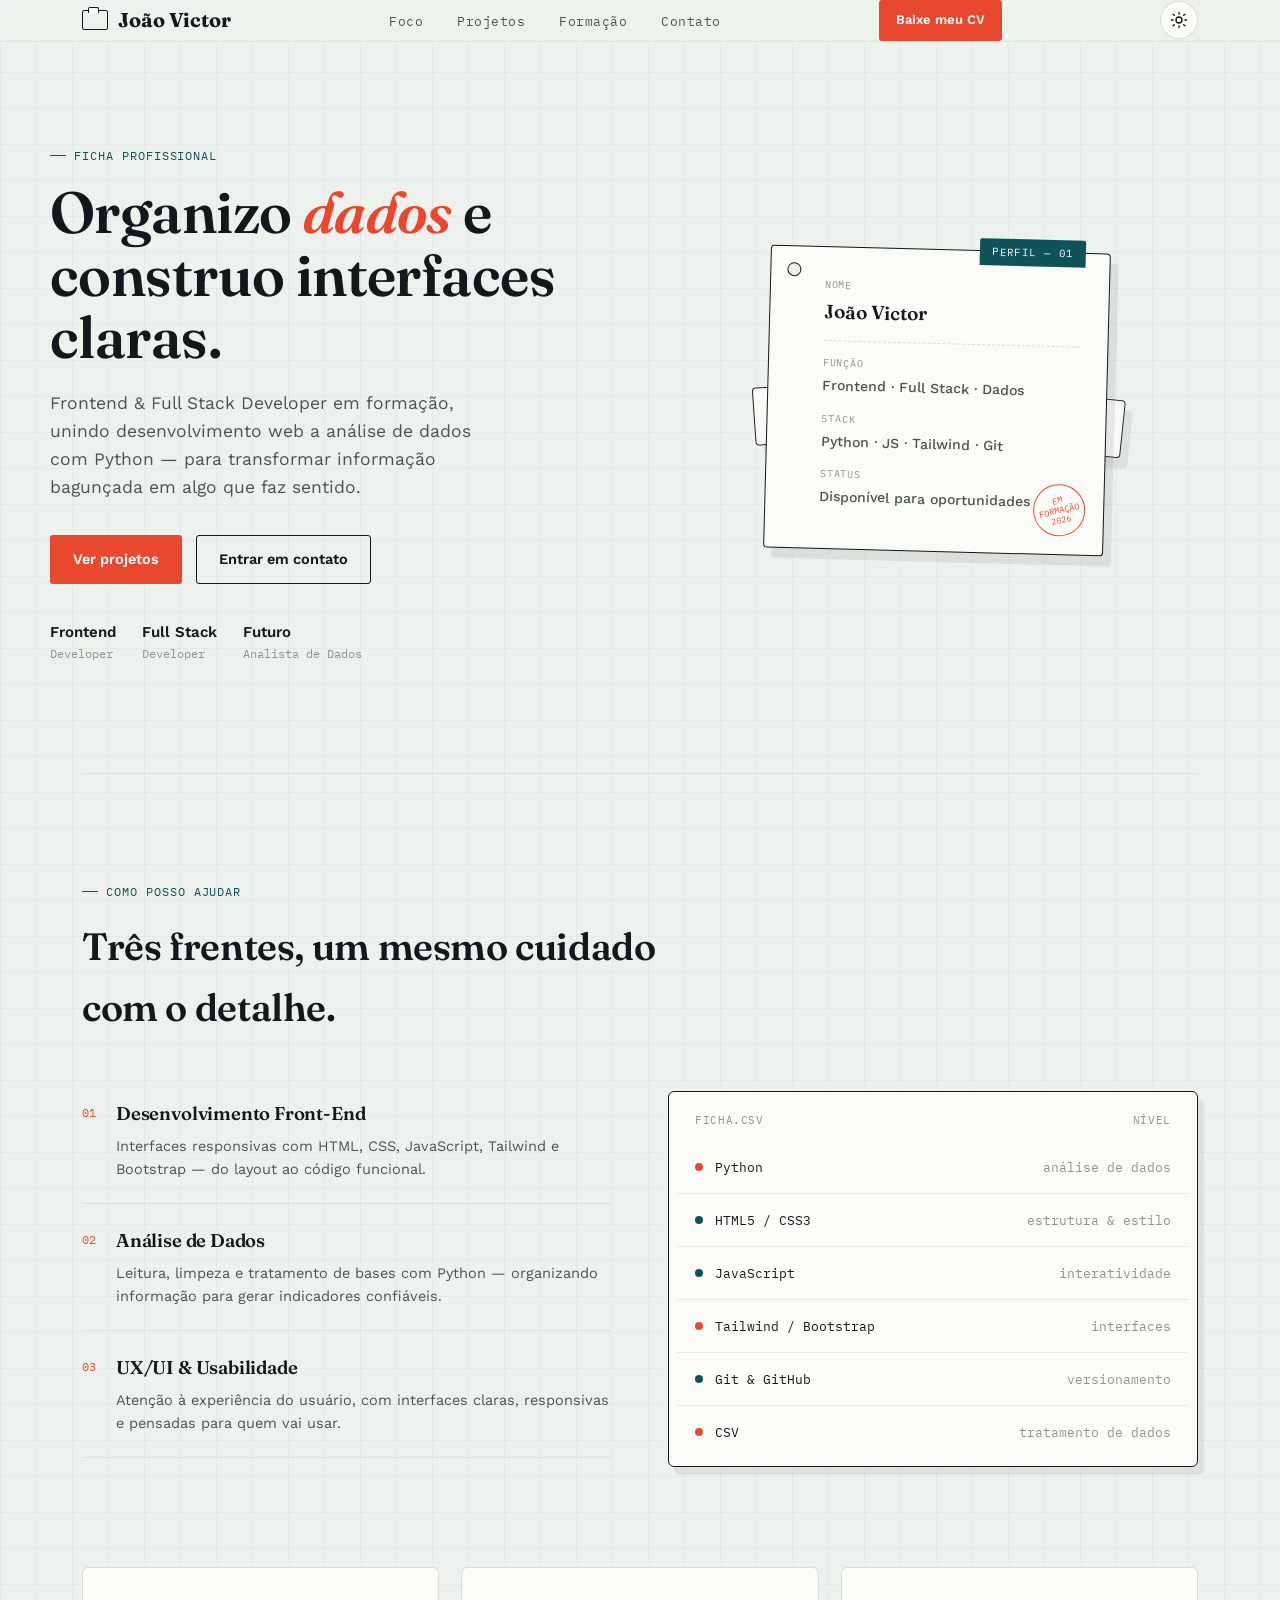
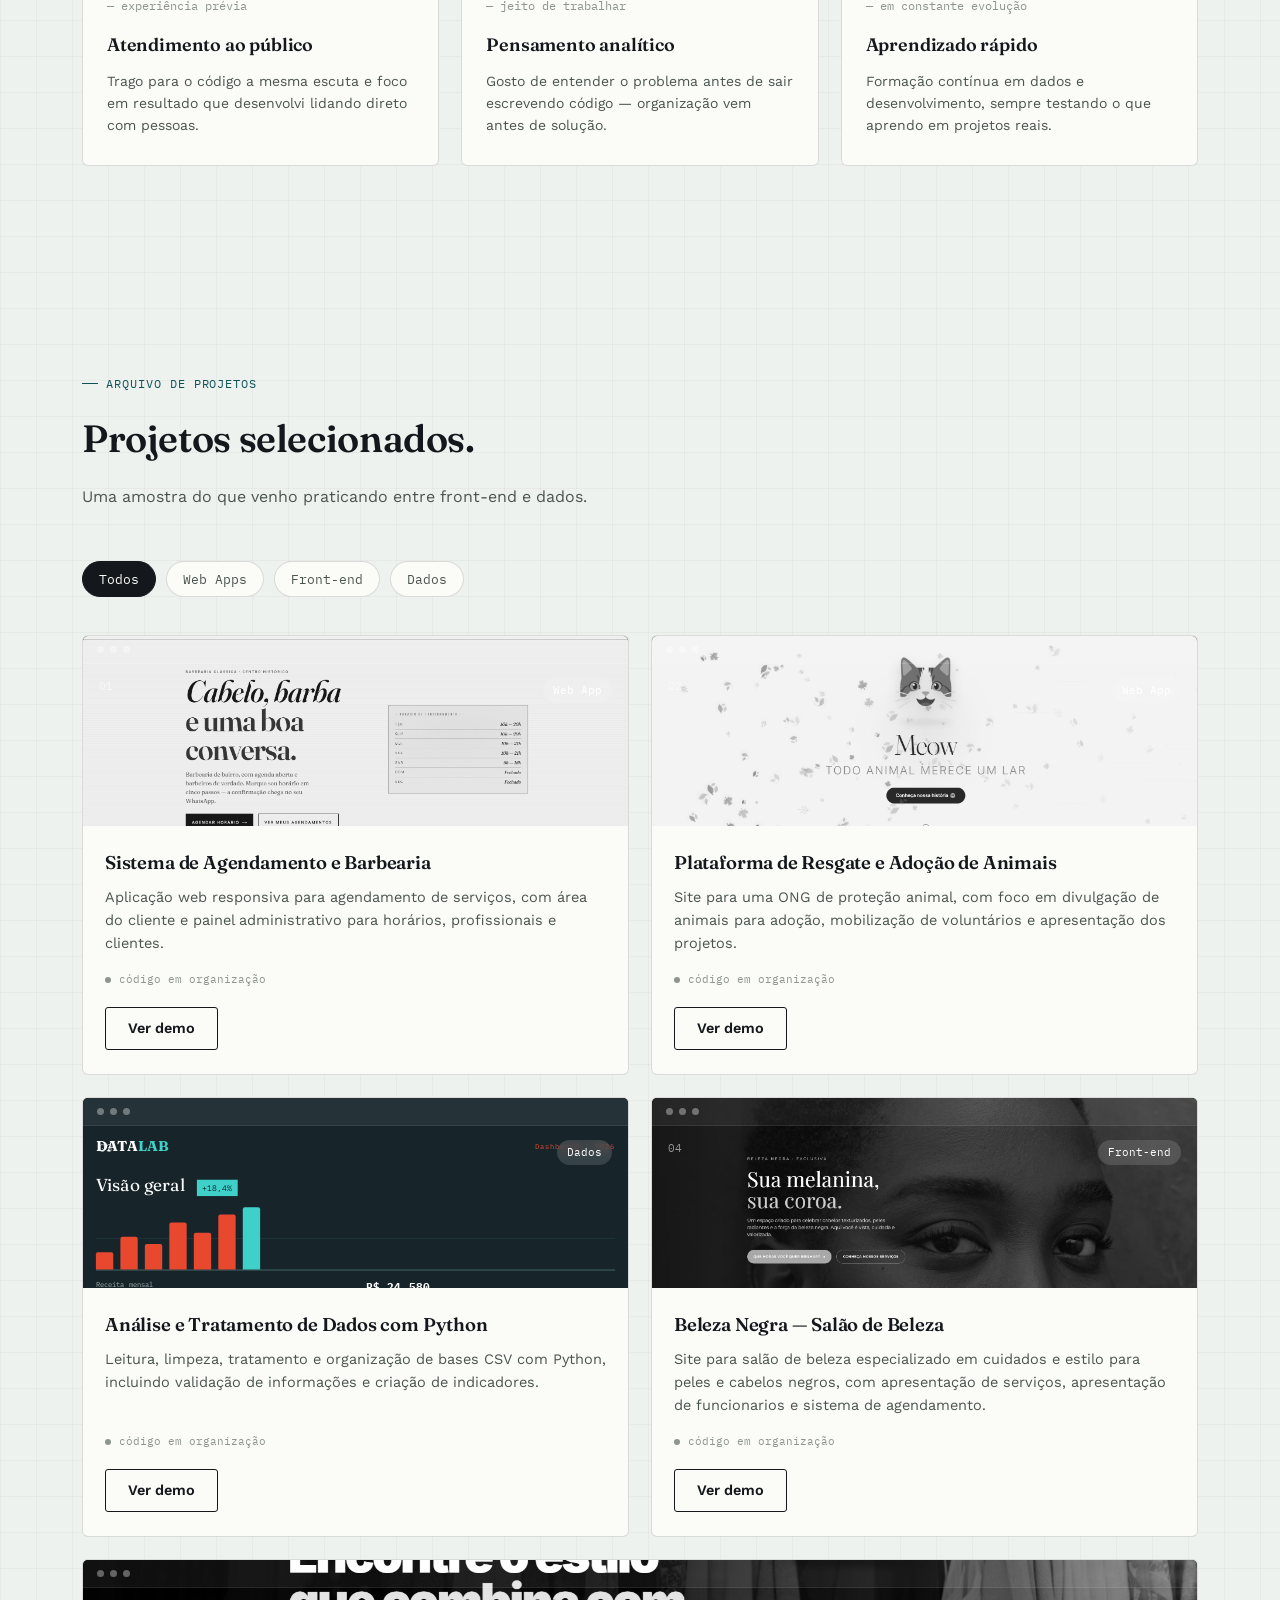
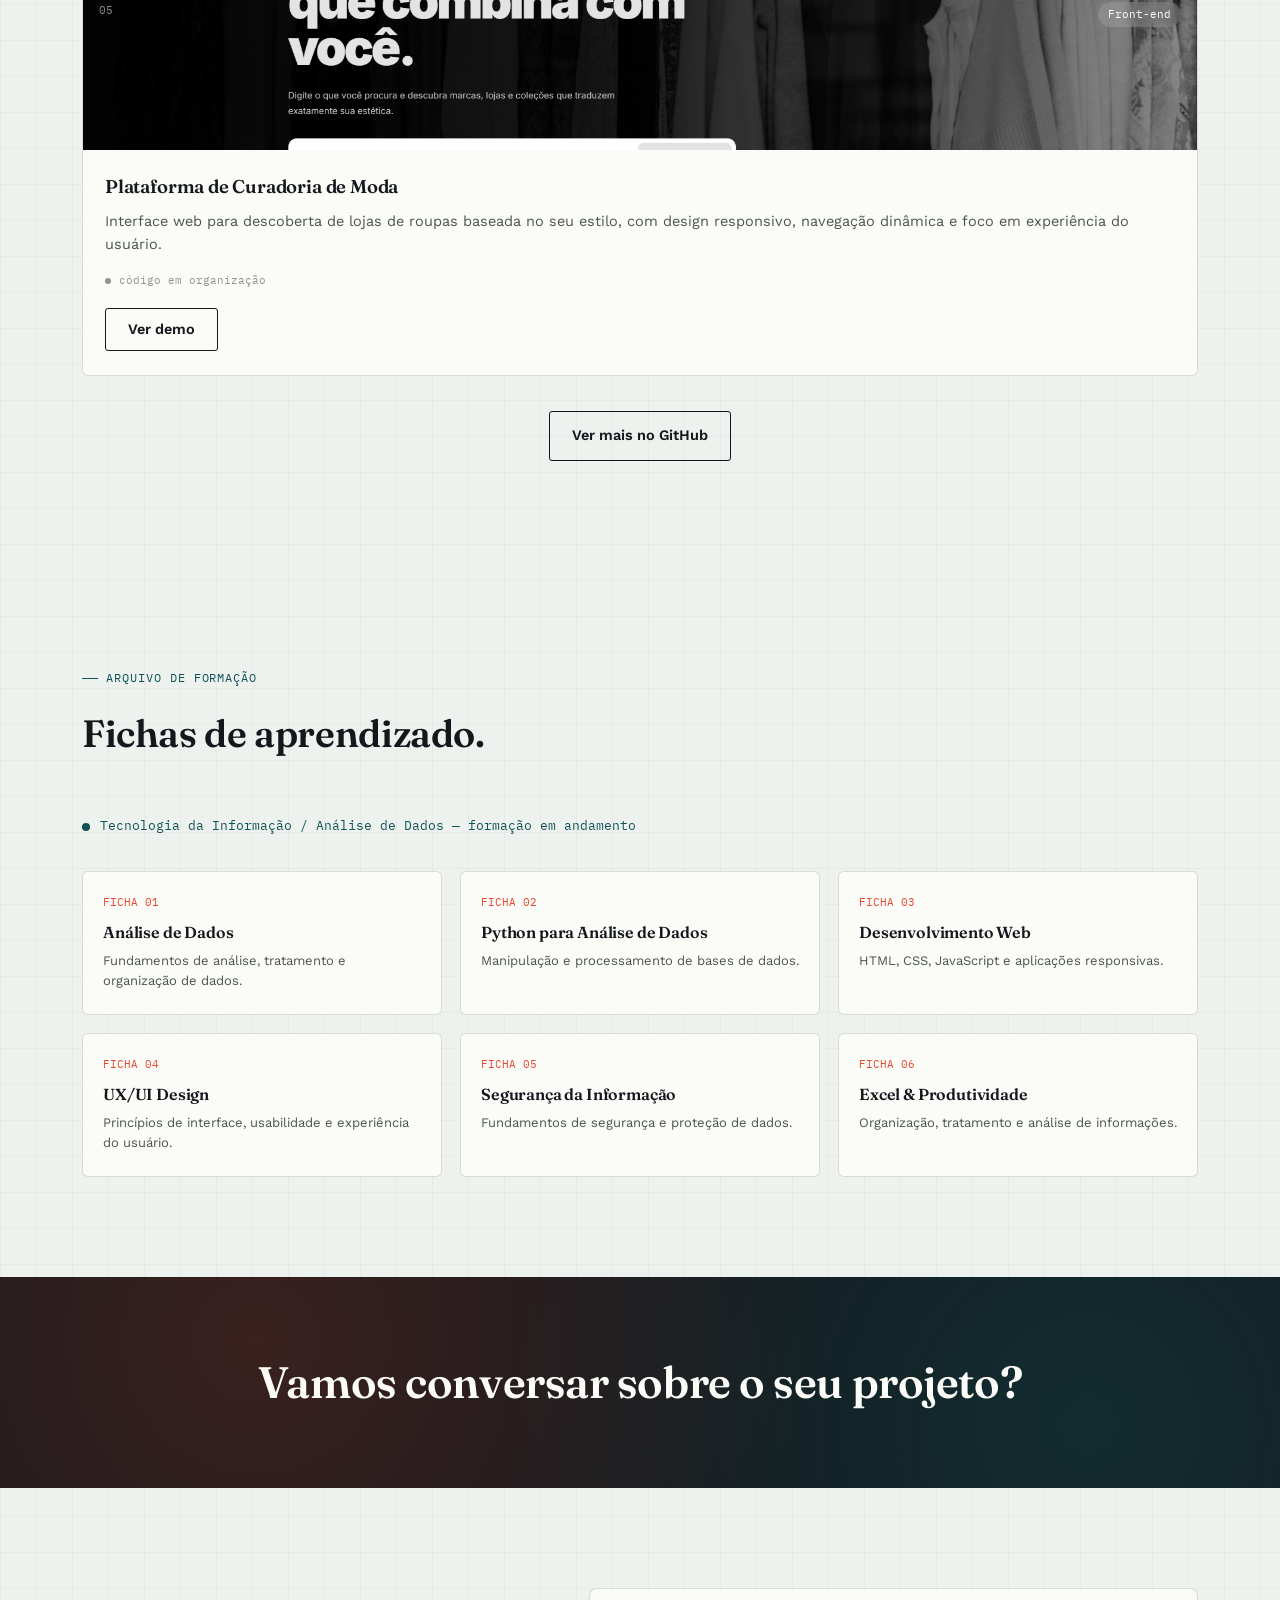
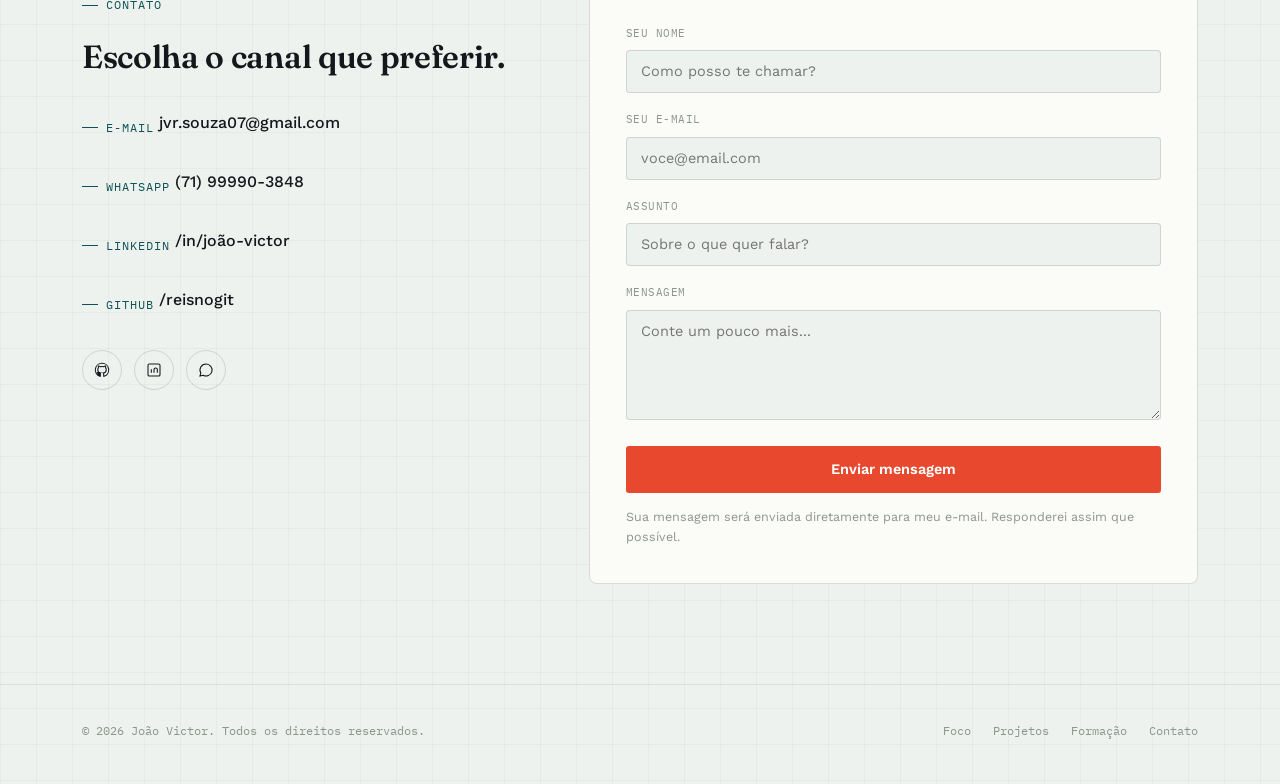
<file: index.html>
<!DOCTYPE html>
<html lang="pt-BR">
<head>
<meta charset="UTF-8">
<meta name="viewport" content="width=device-width, initial-scale=1.0">
<title>João Victor — Frontend & Dados</title>
<meta name="description" content="Portfólio de João Victor, Frontend/Full Stack Developer em formação com foco em Análise de Dados.">
<link rel="preconnect" href="https://fonts.googleapis.com">
<link rel="preconnect" href="https://fonts.gstatic.com" crossorigin>
<link href="https://fonts.googleapis.com/css2?family=Fraunces:opsz,wght@9..144,500;9..144,600;9..144,700&family=Work+Sans:wght@400;500;600;700&family=IBM+Plex+Mono:wght@400;500;600&display=swap" rel="stylesheet">
<link rel="stylesheet" href="style.css">
<link rel="icon" type="image/png" href="/favicon.png">
<script>
  (function(){
    var saved = localStorage.getItem('theme');
    var theme = saved || (window.matchMedia('(prefers-color-scheme: dark)').matches ? 'dark' : 'light');
    if (theme === 'dark') document.documentElement.setAttribute('data-theme', 'dark');
  })();
</script>
<script src="script.js" defer></script>
</head>
<body>

<header id="site-header">
  <link rel="icon" type="image/png" href="/favicon.png">
  <nav class="wrap">
    <a href="#topo" class="logo"><span class="card-mark"></span>João Victor</a>
    <ul class="nav-links">
      <li><a href="#foco">Foco</a></li>
      <li><a href="#projetos">Projetos</a></li>
      <li><a href="#formacao">Formação</a></li>
      <li><a href="#contato">Contato</a></li>
    </ul>
    <div class="nav-cta"><a href="./Joao_Victor_Reis_Curriculo.pdf" target="_blank" rel="noopener" download class="btn btn-primary btn-sm">Baixe meu CV</a></div>
    <button class="theme-toggle" id="themeToggle" aria-label="Alternar modo escuro">
      <svg class="icon-sun" viewBox="0 0 24 24" fill="none" stroke="currentColor" stroke-width="1.8" stroke-linecap="round"><circle cx="12" cy="12" r="4"/><path d="M12 2v2.2M12 19.8V22M4.2 4.2l1.55 1.55M18.25 18.25l1.55 1.55M2 12h2.2M19.8 12H22M4.2 19.8l1.55-1.55M18.25 5.75l1.55-1.55"/></svg>
      <svg class="icon-moon" viewBox="0 0 24 24" fill="none" stroke="currentColor" stroke-width="1.8" stroke-linecap="round" stroke-linejoin="round"><path d="M21 12.79A9 9 0 1111.21 3 7 7 0 0021 12.79z"/></svg>
    </button>
    <button class="burger" id="burger" aria-label="Abrir menu"><span></span><span></span><span></span></button>
  </nav>
</header>

<main id="topo">


  <section class="hero wrap">
    <div class="hero-copy">
      <div class="tab-label">ficha profissional</div>
      <h1>Organizo <em>dados</em> e construo interfaces claras.</h1>
      <p>Frontend & Full Stack Developer em formação, unindo desenvolvimento web a análise de dados com Python — para transformar informação bagunçada em algo que faz sentido.</p>
      <div class="hero-actions">
        <a href="#projetos" class="btn btn-primary">Ver projetos</a>
        <a href="#contato" class="btn btn-ghost">Entrar em contato</a>
      </div>
      <div class="hero-meta">
        <div><strong>Frontend</strong>Developer</div>
        <div><strong>Full Stack</strong>Developer</div>
        <div><strong>Futuro</strong>Analista de Dados</div>
      </div>
    </div>

    <div class="card-stage reveal">
      <div class="index-card back"></div>
      <div class="index-card mid"></div>
      <div class="index-card front">
        <div class="punch"></div>
        <div class="tab">PERFIL — 01</div>
        <div class="field">
          <div class="k">Nome</div>
          <div class="v">João Victor</div>
        </div>
        <hr>
        <div class="field">
          <div class="k">Função</div>
          <div class="v small">Frontend · Full Stack · Dados</div>
        </div>
        <div class="field">
          <div class="k">Stack</div>
          <div class="v small">Python · JS · Tailwind · Git</div>
        </div>
        <div class="field">
          <div class="k">Status</div>
          <div class="v small">Disponível para oportunidades</div>
        </div>
        <div class="stamp">EM<br>FORMAÇÃO<br>2026</div>
      </div>
    </div>
  </section>

  <div class="wrap"><div class="divider"></div></div>


  <section class="section" id="foco">
    <div class="wrap">
      <div class="section-head reveal">
        <div class="tab-label">como posso ajudar</div>
        <h2>Três frentes, um mesmo cuidado com o detalhe.</h2>
      </div>

      <div class="focus-layout">
        <div class="focus-list reveal">
          <div class="focus-item">
            <div class="focus-num">01</div>
            <div><h3>Desenvolvimento Front-End</h3><p>Interfaces responsivas com HTML, CSS, JavaScript, Tailwind e Bootstrap — do layout ao código funcional.</p></div>
          </div>
          <div class="focus-item">
            <div class="focus-num">02</div>
            <div><h3>Análise de Dados</h3><p>Leitura, limpeza e tratamento de bases com Python — organizando informação para gerar indicadores confiáveis.</p></div>
          </div>
          <div class="focus-item">
            <div class="focus-num">03</div>
            <div><h3>UX/UI & Usabilidade</h3><p>Atenção à experiência do usuário, com interfaces claras, responsivas e pensadas para quem vai usar.</p></div>
          </div>
        </div>

        <div class="drawer-visual reveal">
          <div class="drawer-head"><span>ficha.csv</span><span>nível</span></div>
          <div class="drawer-row on"><span class="tag-dot"></span><span class="lbl">Python</span><span class="pct">análise de dados</span></div>
          <div class="drawer-row"><span class="tag-dot"></span><span class="lbl">HTML5 / CSS3</span><span class="pct">estrutura & estilo</span></div>
          <div class="drawer-row"><span class="tag-dot"></span><span class="lbl">JavaScript</span><span class="pct">interatividade</span></div>
          <div class="drawer-row on"><span class="tag-dot"></span><span class="lbl">Tailwind / Bootstrap</span><span class="pct">interfaces</span></div>
          <div class="drawer-row"><span class="tag-dot"></span><span class="lbl">Git & GitHub</span><span class="pct">versionamento</span></div>
          <div class="drawer-row on"><span class="tag-dot"></span><span class="lbl">CSV</span><span class="pct">tratamento de dados</span></div>
        </div>
      </div>
    </div>
  </section>


  <section class="section" style="padding-top:0;">
    <div class="wrap">
      <div class="highlights">
        <div class="highlight-card reveal">
          <div class="hi-num">— experiência prévia</div>
          <h3>Atendimento ao público</h3>
          <p>Trago para o código a mesma escuta e foco em resultado que desenvolvi lidando direto com pessoas.</p>
        </div>
        <div class="highlight-card reveal">
          <div class="hi-num">— jeito de trabalhar</div>
          <h3>Pensamento analítico</h3>
          <p>Gosto de entender o problema antes de sair escrevendo código — organização vem antes de solução.</p>
        </div>
        <div class="highlight-card reveal">
          <div class="hi-num">— em constante evolução</div>
          <h3>Aprendizado rápido</h3>
          <p>Formação contínua em dados e desenvolvimento, sempre testando o que aprendo em projetos reais.</p>
        </div>
      </div>
    </div>
  </section>


  <section class="section" id="projetos">
    <div class="wrap">
      <div class="section-head reveal">
        <div class="tab-label">arquivo de projetos</div>
        <h2>Projetos selecionados.</h2>
        <p>Uma amostra do que venho praticando entre front-end e dados.</p>
      </div>

      <div class="filter-bar reveal">
        <button class="filter-btn active" data-filter="all">Todos</button>
        <button class="filter-btn" data-filter="webapp">Web Apps</button>
        <button class="filter-btn" data-filter="frontend">Front-end</button>
        <button class="filter-btn" data-filter="dados">Dados</button>
      </div>

      <div class="folio-grid" id="folioGrid">
        <div class="folio-card reveal" data-cat="webapp" data-demo="https://barbearia-navalh4.netlify.app/">
          <div class="folio-visual">
            <img class="folio-print" src="images/barbearia-navalha.png" alt="Print do site Casa Navalha">
            <div class="fv-bar"><span></span><span></span><span></span></div>
            <div class="fv-top"><span class="fi-idx">01</span><span class="fi-cat">Web App</span></div>
            <div class="fv-shine"></div>
            <a class="fv-cta" href="https://barbearia-navalh4.netlify.app/" target="_blank" rel="noopener">
              Ver projeto <svg viewBox="0 0 24 24" fill="none" stroke="currentColor" stroke-width="2"><path d="M7 17L17 7M7 7h10v10"/></svg>
            </a>
          </div>
          <div class="folio-body">
            <h3>Sistema de Agendamento e Barbearia</h3>
            <p>Aplicação web responsiva para agendamento de serviços, com área do cliente e painel administrativo para horários, profissionais e clientes.</p>
            <div class="folio-status"><span class="sdot"></span>código em organização</div>
              <div class="folio-actions">
                <button class="btn btn-outline demo-btn">Ver demo</button>
              </div>
          </div>
        </div>

        <div class="folio-card reveal" data-cat="webapp" data-demo="https://meow-eight-gamma.vercel.app/">
          <div class="folio-visual">
            <img class="folio-print" src="images/instituição-meow.png" alt="Print do site de adoção Meow">
            <div class="fv-bar"><span></span><span></span><span></span></div>
            <div class="fv-top"><span class="fi-idx">02</span><span class="fi-cat">Web App</span></div>
            <div class="fv-shine"></div>
            <a class="fv-cta" href="https://meow-eight-gamma.vercel.app/" target="_blank" rel="noopener">
              Ver projeto <svg viewBox="0 0 24 24" fill="none" stroke="currentColor" stroke-width="2"><path d="M7 17L17 7M7 7h10v10"/></svg>
            </a>
          </div>
          <div class="folio-body">
            <h3>Plataforma de Resgate e Adoção de Animais</h3>
            <p>Site para uma ONG de proteção animal, com foco em divulgação de animais para adoção, mobilização de voluntários e apresentação dos projetos.</p>
            <div class="folio-status"><span class="sdot"></span>código em organização</div>
              <div class="folio-actions">
                <button class="btn btn-outline demo-btn">Ver demo</button>
              </div>
          </div>
        </div>

        <div class="folio-card reveal" data-cat="dados">
          <div class="folio-visual">
            <div class="fv-bg preview preview-data">
              <div class="preview-data-head"><b>DATA<span>LAB</span></b><small>Dashboard / 2026</small></div>
              <div class="preview-data-title">Visão geral <em>+18,4%</em></div>
              <div class="preview-chart"><i></i><i></i><i></i><i></i><i></i><i></i><i></i></div>
              <div class="preview-data-footer"><span>Receita mensal</span><b>R$ 24.580</b><span>Usuários ativos</span><b>8.492</b></div>
            </div>
            <div class="fv-bar"><span></span><span></span><span></span></div>
            <div class="fv-top"><span class="fi-idx">03</span><span class="fi-cat">Dados</span></div>
            <div class="fv-shine"></div>
            <span class="fv-cta" style="cursor:default;">Em breve</span>
          </div>
          <div class="folio-body">
            <h3>Análise e Tratamento de Dados com Python</h3>
            <p>Leitura, limpeza, tratamento e organização de bases CSV com Python, incluindo validação de informações e criação de indicadores.</p>
            <div class="folio-status"><span class="sdot"></span>código em organização</div>
              <div class="folio-actions">
                <button class="btn btn-outline demo-btn">Ver demo</button>
              </div>
          </div>
        </div>

        <div class="folio-card reveal" data-cat="frontend" data-demo="https://belezanegra.netlify.app/">
          <div class="folio-visual">
            <img class="folio-print" src="images/beleza-negra.png" alt="Print do site Beleza Negra">
            <div class="fv-bar"><span></span><span></span><span></span></div>
            <div class="fv-top"><span class="fi-idx">04</span><span class="fi-cat">Front-end</span></div>
            <div class="fv-shine"></div>
            <a class="fv-cta" href="https://belezanegra.netlify.app/" target="_blank" rel="noopener">
              Ver projeto <svg viewBox="0 0 24 24" fill="none" stroke="currentColor" stroke-width="2"><path d="M7 17L17 7M7 7h10v10"/></svg>
            </a>
          </div>
          <div class="folio-body">
            <h3>Beleza Negra — Salão de Beleza</h3>
            <p>Site para salão de beleza especializado em cuidados e estilo para peles e cabelos negros, com apresentação de serviços, apresentação de funcionarios e sistema de agendamento.</p>
            <div class="folio-status"><span class="sdot"></span>código em organização</div>
              <div class="folio-actions">
                <button class="btn btn-outline demo-btn">Ver demo</button>
              </div>
          </div>
        </div>

        <div class="folio-card reveal" data-cat="frontend" data-demo="https://pesquisaroupas.netlify.app" style="grid-column:span 2;">
          <div class="folio-visual">
            <img class="folio-print" src="images/vesta.png" alt="Print da plataforma de curadoria de moda Vesta">
            <div class="fv-bar"><span></span><span></span><span></span></div>
            <div class="fv-top"><span class="fi-idx">05</span><span class="fi-cat">Front-end</span></div>
            <div class="fv-shine"></div>
            <a class="fv-cta" href="https://pesquisaroupas.netlify.app" target="_blank" rel="noopener">
              Ver projeto <svg viewBox="0 0 24 24" fill="none" stroke="currentColor" stroke-width="2"><path d="M7 17L17 7M7 7h10v10"/></svg>
            </a>
          </div>
          <div class="folio-body">
            <h3>Plataforma de Curadoria de Moda</h3>
            <p>Interface web para descoberta de lojas de roupas baseada no seu estilo, com design responsivo, navegação dinâmica e foco em experiência do usuário.</p>
            <div class="folio-status"><span class="sdot"></span>código em organização</div>
              <div class="folio-actions">
                <button class="btn btn-outline demo-btn">Ver demo</button>
              </div>
          </div>
        </div>
      </div>

      <div class="folio-more reveal">
        <a href="https://github.com/reisnogit" target="_blank" rel="noopener" class="btn btn-ghost">Ver mais no GitHub</a>
      </div>
    </div>
  </section>


  <section class="section" id="formacao">
    <div class="wrap">
      <div class="section-head reveal">
        <div class="tab-label">arquivo de formação</div>
        <h2>Fichas de aprendizado.</h2>
      </div>
      <div class="formacao-status reveal"><span class="sdot"></span>Tecnologia da Informação / Análise de Dados — formação em andamento</div>
      <div class="ficha-grid">
        <div class="ficha reveal"><div class="ficha-id">FICHA 01</div><h3>Análise de Dados</h3><p>Fundamentos de análise, tratamento e organização de dados.</p></div>
        <div class="ficha reveal"><div class="ficha-id">FICHA 02</div><h3>Python para Análise de Dados</h3><p>Manipulação e processamento de bases de dados.</p></div>
        <div class="ficha reveal"><div class="ficha-id">FICHA 03</div><h3>Desenvolvimento Web</h3><p>HTML, CSS, JavaScript e aplicações responsivas.</p></div>
        <div class="ficha reveal"><div class="ficha-id">FICHA 04</div><h3>UX/UI Design</h3><p>Princípios de interface, usabilidade e experiência do usuário.</p></div>
        <div class="ficha reveal"><div class="ficha-id">FICHA 05</div><h3>Segurança da Informação</h3><p>Fundamentos de segurança e proteção de dados.</p></div>
        <div class="ficha reveal"><div class="ficha-id">FICHA 06</div><h3>Excel & Produtividade</h3><p>Organização, tratamento e análise de informações.</p></div>
      </div>
    </div>
  </section>


  <section class="cta-banner">
    <div class="wrap"><h2>Vamos conversar sobre o seu projeto?</h2></div>
  </section>


  <section class="section" id="contato">
    <div class="wrap contact-layout">
      <div class="reveal">
        <div class="tab-label">contato</div>
        <h2 style="font-size:clamp(24px,3vw,32px);margin-bottom:28px;">Escolha o canal que preferir.</h2>

        <div class="contact-info-box">
          <div class="tab-label" style="margin-bottom:6px;">e-mail</div>
          <a class="cval" href="mailto:jvr.souza07@gmail.com">jvr.souza07@gmail.com</a>
        </div>
        <div class="contact-info-box">
          <div class="tab-label" style="margin-bottom:6px;">whatsapp</div>
          <a class="cval" href="https://wa.me/5571999903848" target="_blank" rel="noopener">(71) 99990-3848</a>
        </div>
        <div class="contact-info-box">
          <div class="tab-label" style="margin-bottom:6px;">linkedin</div>
          <a class="cval" href="https://www.linkedin.com/in/jo%C3%A3o-victor-a4a2231ba/" target="_blank" rel="noopener">/in/joão-victor</a>
        </div>
        <div class="contact-info-box">
          <div class="tab-label" style="margin-bottom:6px;">github</div>
          <a class="cval" href="https://github.com/reisnogit" target="_blank" rel="noopener">/reisnogit</a>
        </div>

        <div class="social-row">
          <a href="https://github.com/reisnogit" target="_blank" rel="noopener" aria-label="GitHub"><svg viewBox="0 0 24 24" fill="none" stroke="currentColor" stroke-width="1.6"><path d="M12 2a10 10 0 00-3.16 19.5c.5.1.68-.22.68-.48v-1.7c-2.78.6-3.37-1.34-3.37-1.34-.46-1.16-1.1-1.47-1.1-1.47-.9-.62.07-.6.07-.6 1 .07 1.53 1.03 1.53 1.03.9 1.52 2.34 1.08 2.91.83.1-.65.35-1.08.63-1.33-2.22-.25-4.56-1.11-4.56-4.95 0-1.1.39-1.99 1.03-2.7-.1-.25-.45-1.27.1-2.65 0 0 .84-.27 2.75 1.03a9.4 9.4 0 015 0c1.9-1.3 2.75-1.03 2.75-1.03.55 1.38.2 2.4.1 2.65.64.71 1.03 1.6 1.03 2.7 0 3.85-2.35 4.7-4.58 4.94.36.31.68.92.68 1.85v2.75c0 .27.18.58.69.48A10 10 0 0012 2z"/></svg></a>
          <a href="https://www.linkedin.com/in/jo%C3%A3o-victor-a4a2231ba/" target="_blank" rel="noopener" aria-label="LinkedIn"><svg viewBox="0 0 24 24" fill="none" stroke="currentColor" stroke-width="1.6"><rect x="3" y="3" width="18" height="18" rx="2"/><path d="M8 11v5M8 8v.01M12 16v-5M12 11c0-1.1.9-2 2.5-2S17 9.9 17 11v5"/></svg></a>
          <a href="https://wa.me/5571999903848" target="_blank" rel="noopener" aria-label="WhatsApp"><svg viewBox="0 0 24 24" fill="none" stroke="currentColor" stroke-width="1.6"><path d="M12 3a9 9 0 00-7.8 13.5L3 21l4.6-1.2A9 9 0 1012 3z"/></svg></a>
        </div>
      </div>

      <div class="form-card reveal">
        <form id="contactForm" action="https://formspree.io/f/meaqeepa" method="POST">
          <input type="hidden" name="_subject" value="Nova mensagem recebida pelo portfólio">
          <input type="text" name="_gotcha" class="form-honeypot" tabindex="-1" autocomplete="off" aria-hidden="true">
          <div class="form-row">
            <label for="name">Seu nome</label>
            <input type="text" id="name" name="name" placeholder="Como posso te chamar?" autocomplete="name" required>
          </div>
          <div class="form-row">
            <label for="email">Seu e-mail</label>
            <input type="email" id="email" name="email" placeholder="voce@email.com" autocomplete="email" required>
          </div>
          <div class="form-row">
            <label for="subject">Assunto</label>
            <input type="text" id="subject" name="subject" placeholder="Sobre o que quer falar?" required>
          </div>
          <div class="form-row">
            <label for="message">Mensagem</label>
            <textarea id="message" name="message" placeholder="Conte um pouco mais..." required></textarea>
          </div>
          <button type="submit" class="btn btn-primary form-submit" style="width:100%;justify-content:center;">
            <span class="submit-label">Enviar mensagem</span>
            <span class="submit-spinner" aria-hidden="true"></span>
          </button>
          <div id="formStatus" class="form-status" role="status" aria-live="polite"></div>
          <p class="form-note">Sua mensagem será enviada diretamente para meu e-mail. Responderei assim que possível.</p>
        </form>
      </div>
    </div>
  </section>

</main>

<footer>
  <div class="wrap footer-row">
    <p>© 2026 João Victor. Todos os direitos reservados.</p>
    <div class="footer-links">
      <a href="#foco">Foco</a>
      <a href="#projetos">Projetos</a>
      <a href="#formacao">Formação</a>
      <a href="#contato">Contato</a>
    </div>
  </div>
</footer>



</body>
</html>
</file>
<file: style.css>
:root{
    --bg:#EEF2EE;
    --paper:#FBFBF8;
    --surface2:#E3E9E2;
    --border:rgba(20,24,28,0.14);
    --border-soft:rgba(20,24,28,0.08);
    --ink:#14181C;
    --ink-muted:#4B5550;
    --ink-dim:#8D958E;
    --signal:#E8492E;
    --signal-dim:rgba(232,73,46,0.10);
    --teal:#0F5257;
    --teal-dim:rgba(15,82,87,0.08);
    --grid-line:rgba(20,24,28,0.035);
    --header-bg:rgba(238,242,238,0.85);
    --banner-bg:#14181C;
    --banner-text:#FBFBF8;
    --font-display:'Fraunces', serif;
    --font-body:'Work Sans', sans-serif;
    --font-mono:'IBM Plex Mono', monospace;
    --maxw:1180px;
  }
  html[data-theme="dark"]{
    --bg:#14181C;
    --paper:#1C2126;
    --surface2:#262C31;
    --border:rgba(255,255,255,0.14);
    --border-soft:rgba(255,255,255,0.08);
    --ink:#EDEFEC;
    --ink-muted:#A8B0AA;
    --ink-dim:#6B7570;
    --signal:#FF6A4D;
    --signal-dim:rgba(255,106,77,0.15);
    --teal:#3FD1C9;
    --teal-dim:rgba(63,209,201,0.14);
    --grid-line:rgba(255,255,255,0.035);
    --header-bg:rgba(20,24,28,0.82);
    --banner-bg:#0A0D10;
    --banner-text:#EDEFEC;
  }
  *{margin:0;padding:0;box-sizing:border-box;}
  html{scroll-behavior:smooth;}
  body{
    background:var(--bg);
    color:var(--ink);
    font-family:var(--font-body);
    line-height:1.6;
    -webkit-font-smoothing:antialiased;
    background-image:
      linear-gradient(var(--grid-line) 1px, transparent 1px),
      linear-gradient(90deg, var(--grid-line) 1px, transparent 1px);
    background-size:36px 36px;
    transition:background-color .35s ease, color .35s ease;
  }
  a{color:inherit;text-decoration:none;}
  ul{list-style:none;}
  img{max-width:100%;display:block;}
  .wrap{max-width:var(--maxw);margin:0 auto;padding:0 32px;}
  ::selection{background:var(--signal);color:#fff;}

  h1,h2,h3{font-family:var(--font-display);letter-spacing:-0.01em;font-weight:600;color:var(--ink);}

  .tab-label{
    font-family:var(--font-mono);font-size:12px;letter-spacing:0.08em;text-transform:uppercase;
    color:var(--teal);display:inline-flex;align-items:center;gap:8px;margin-bottom:16px;
  }
  .tab-label::before{content:"";width:16px;height:1px;background:var(--teal);}


  header{
    position:sticky;top:0;z-index:100;
    background:var(--header-bg);
    backdrop-filter:blur(10px);-webkit-backdrop-filter:blur(10px);
    border-bottom:1px solid var(--border-soft);
    transition:background-color .35s ease, border-color .35s ease;
  }
  nav{max-width:var(--maxw);margin:0 auto;padding:20px 32px;display:flex;align-items:center;justify-content:space-between;gap:16px;}
  .logo{
    font-family:var(--font-display);font-weight:700;font-size:20px;
    display:flex;align-items:center;gap:10px;
  }
  .logo .card-mark{
    width:26px;height:20px;border:1.5px solid var(--ink);border-radius:2px;position:relative;flex-shrink:0;
  }
  .logo .card-mark::before{content:"";position:absolute;top:-4px;left:5px;width:9px;height:5px;background:var(--paper);border:1.5px solid var(--ink);border-bottom:none;border-radius:2px 2px 0 0;}
  .nav-links{display:flex;gap:34px;}
  .nav-links a{
    font-family:var(--font-mono);font-size:12.5px;letter-spacing:0.04em;color:var(--ink-muted);
    position:relative;padding:4px 0;transition:color .2s ease;
  }
  .nav-links a:hover{color:var(--ink);}
  .nav-links a::after{content:"";position:absolute;left:0;bottom:-3px;width:0;height:2px;background:var(--signal);transition:width .25s ease;}
  .nav-links a:hover::after{width:100%;}
  .btn{
    font-family:var(--font-body);font-weight:600;font-size:14.5px;
    padding:12px 22px;border-radius:3px;display:inline-flex;align-items:center;gap:8px;
    transition:transform .2s ease, box-shadow .2s ease;cursor:pointer;border:1.5px solid transparent;
  }
  .btn-primary{background:var(--signal);color:#fff;}
  .btn-primary:hover{transform:translateY(-2px);box-shadow:0 10px 24px -6px rgba(232,73,46,0.45);}
  .btn-ghost{border-color:var(--ink);color:var(--ink);}
  .btn-ghost:hover{background:var(--ink);color:var(--paper);}
  .btn-outline{border-color:var(--ink);background:transparent;color:var(--ink);}
  .btn-outline:hover{background:rgba(0,0,0,0.04);}
  .btn-sm{padding:9px 16px;font-size:13px;}
  .burger{display:none;flex-direction:column;gap:5px;background:none;border:none;cursor:pointer;padding:6px;}
  .burger span{width:22px;height:2px;background:var(--ink);}


  .theme-toggle{
    width:38px;height:38px;border-radius:50%;
    border:1.5px solid var(--border);background:var(--paper);color:var(--ink);
    display:flex;align-items:center;justify-content:center;cursor:pointer;flex-shrink:0;
    transition:border-color .2s ease, transform .2s ease, background-color .35s ease;
  }
  .theme-toggle:hover{border-color:var(--signal);transform:translateY(-2px);}
  .theme-toggle svg{width:18px;height:18px;}
  .theme-toggle .icon-sun{display:block;}
  .theme-toggle .icon-moon{display:none;}
  html[data-theme="dark"] .theme-toggle .icon-sun{display:none;}
  html[data-theme="dark"] .theme-toggle .icon-moon{display:block;}


  .hero{padding:96px 0 110px;display:grid;grid-template-columns:0.95fr 1.05fr;gap:64px;align-items:center;}
  .hero-copy h1{font-size:clamp(38px,5vw,58px);line-height:1.08;margin-bottom:20px;}
  .hero-copy h1 em{font-style:italic;color:var(--signal);}
  .hero-copy p{font-size:17.5px;color:var(--ink-muted);max-width:460px;margin-bottom:34px;}
  .hero-actions{display:flex;gap:14px;flex-wrap:wrap;margin-bottom:36px;}
  .hero-meta{display:flex;gap:26px;flex-wrap:wrap;}
  .hero-meta div{font-family:var(--font-mono);font-size:12px;color:var(--ink-dim);}
  .hero-meta strong{display:block;font-family:var(--font-body);font-size:15px;color:var(--ink);font-weight:600;}


  .card-stage{position:relative;height:420px;display:flex;align-items:center;justify-content:center;}
  .index-card{
    width:340px;background:var(--paper);border:1.5px solid var(--ink);border-radius:4px;
    padding:30px 28px 26px;position:absolute;
    box-shadow:8px 10px 0 rgba(20,24,28,0.08);
  }
  .index-card.back{transform:rotate(6deg) translate(18px,10px);z-index:1;opacity:0.9;}
  .index-card.mid{transform:rotate(-4deg) translate(-14px,4px);z-index:2;opacity:0.95;}
  .index-card.front{transform:rotate(1.5deg);z-index:3;}
  .index-card .punch{
    position:absolute;top:16px;left:16px;width:14px;height:14px;border-radius:50%;
    border:1.5px solid var(--ink);background:var(--bg);
  }
  .index-card .tab{
    position:absolute;top:-13px;right:24px;background:var(--teal);color:#fff;
    font-family:var(--font-mono);font-size:10.5px;letter-spacing:0.04em;
    padding:5px 12px;border-radius:2px 2px 0 0;
  }
  .index-card .field{margin-bottom:14px;padding-left:26px;}
  .index-card .field .k{font-family:var(--font-mono);font-size:10px;letter-spacing:0.08em;color:var(--ink-dim);text-transform:uppercase;margin-bottom:3px;}
  .index-card .field .v{font-family:var(--font-display);font-size:19px;font-weight:600;color:var(--ink);}
  .index-card .field .v.small{font-family:var(--font-body);font-weight:500;font-size:14px;color:var(--ink-muted);}
  .index-card hr{border:none;border-top:1px dashed var(--border);margin:14px 0 14px 26px;}
  .index-card .stamp{
    position:absolute;bottom:18px;right:18px;width:52px;height:52px;border-radius:50%;
    border:1.5px solid var(--signal);color:var(--signal);
    display:flex;align-items:center;justify-content:center;text-align:center;
    font-family:var(--font-mono);font-size:8.5px;letter-spacing:0.02em;line-height:1.2;
    transform:rotate(-14deg);
  }


  .section{padding:100px 0;}
  .section-head{max-width:600px;margin-bottom:52px;}
  .section-head h2{font-size:clamp(28px,3.3vw,38px);margin-bottom:14px;}
  .section-head p{color:var(--ink-muted);font-size:16px;}
  .divider{height:1px;background:var(--border-soft);}


  .focus-layout{display:grid;grid-template-columns:1fr 1fr;gap:56px;align-items:center;}
  .focus-list{display:flex;flex-direction:column;}
  .focus-item{
    display:flex;gap:20px;padding:22px 0;border-bottom:1px solid var(--border-soft);
  }
  .focus-item:first-child{padding-top:0;}
  .focus-num{font-family:var(--font-mono);font-size:12px;color:var(--signal);flex-shrink:0;padding-top:4px;}
  .focus-item h3{font-size:18.5px;margin-bottom:6px;}
  .focus-item p{font-size:14.5px;color:var(--ink-muted);}

  .drawer-visual{
    background:var(--paper);border:1.5px solid var(--ink);border-radius:6px;
    padding:8px;box-shadow:6px 8px 0 rgba(20,24,28,0.07);
  }
  .drawer-visual .drawer-row{
    display:flex;align-items:center;justify-content:space-between;
    padding:16px 18px;border-bottom:1px solid var(--border-soft);font-family:var(--font-mono);font-size:12.5px;
  }
  .drawer-visual .drawer-row:last-child{border-bottom:none;}
  .drawer-visual .drawer-row .tag-dot{width:8px;height:8px;border-radius:50%;background:var(--teal);}
  .drawer-visual .drawer-row.on .tag-dot{background:var(--signal);}
  .drawer-visual .drawer-row span.lbl{color:var(--ink);flex:1;margin-left:12px;}
  .drawer-visual .drawer-row span.pct{color:var(--ink-dim);}
  .drawer-head{
    display:flex;justify-content:space-between;padding:12px 18px;font-family:var(--font-mono);
    font-size:10.5px;color:var(--ink-dim);text-transform:uppercase;letter-spacing:0.06em;
  }


  .highlights{display:grid;grid-template-columns:repeat(3,1fr);gap:22px;}
  .highlight-card{
    background:var(--paper);border:1px solid var(--border);border-radius:6px;padding:28px 24px;
    transition:transform .25s ease, box-shadow .25s ease;
  }
  .highlight-card:hover{transform:translateY(-4px);box-shadow:8px 10px 0 rgba(20,24,28,0.06);}
  .highlight-card .hi-num{font-family:var(--font-mono);font-size:12px;color:var(--ink-dim);margin-bottom:16px;}
  .highlight-card h3{font-size:18px;margin-bottom:10px;}
  .highlight-card p{font-size:14px;color:var(--ink-muted);}


  .filter-bar{display:flex;gap:10px;flex-wrap:wrap;margin-bottom:38px;}
  .filter-btn{
    font-family:var(--font-mono);font-size:12.5px;padding:9px 16px;border-radius:100px;
    border:1px solid var(--border);color:var(--ink-muted);background:var(--paper);cursor:pointer;
    transition:all .2s ease;
  }
  .filter-btn:hover{border-color:var(--ink);color:var(--ink);}
  .filter-btn.active{background:var(--ink);color:var(--paper);border-color:var(--ink);}

  .folio-grid{display:grid;grid-template-columns:repeat(2,1fr);gap:22px;}
  .folio-card{
    background:var(--paper);border:1px solid var(--border);border-radius:6px;overflow:hidden;
    display:flex;flex-direction:column;
    transition:box-shadow .28s ease, border-color .28s ease, transform .12s ease-out;
    will-change:transform;
  }
  .folio-card:hover{box-shadow:8px 10px 0 rgba(20,24,28,0.07);transform:translateY(-4px);}
  .folio-card.hidden{display:none;}

  .folio-visual{
    height:190px;position:relative;overflow:hidden;
    background:#0c0f12;
  }
  .folio-visual .fv-bg{
    position:absolute;inset:0;
    filter:grayscale(1) contrast(1.02) brightness(0.95);
    transition:filter .55s ease, transform .55s ease;
    transform:scale(1.02);
  }
  .preview{overflow:hidden;color:#fff;font-family:var(--font-body);background:#152a2c !important;filter:none !important;}
  .preview-nav,.preview-fashion-top{position:absolute;z-index:1;top:0;left:0;right:0;display:flex;align-items:center;gap:16px;padding:12px 16px;font-size:8px;color:rgba(255,255,255,.7);border-bottom:1px solid rgba(255,255,255,.15);}
  .preview-nav b,.preview-fashion-top b{font-family:var(--font-display);font-size:12px;letter-spacing:.04em;color:#fff;margin-right:auto;line-height:.85;}
  .preview-nav i,.preview-fashion-top i{font-style:normal;border:1px solid rgba(255,255,255,.65);padding:4px 8px;border-radius:2px;color:#fff;}
  .preview-content,.preview-beauty-title,.preview-fashion-title{position:absolute;z-index:2;left:18px;top:58px;display:flex;flex-direction:column;align-items:flex-start;gap:6px;}
  .preview small,.preview-content small{font-family:var(--font-mono);font-size:7px;letter-spacing:.13em;color:#e8492e;}
  .preview strong{font-family:var(--font-display);font-size:22px;line-height:.95;letter-spacing:-.02em;}
  .preview em{font-style:normal;font-size:8px;background:#e8492e;padding:6px 9px;margin-top:5px;}
  .preview-line{width:90px;height:1px;background:#3fd1c9;margin-top:8px;}
  .preview-cutout{position:absolute;right:26px;bottom:-46px;width:135px;height:170px;border-radius:58% 42% 0 0;background:#bd765b;transform:rotate(15deg);box-shadow:inset 20px 0 #222;opacity:.9;}
  .preview-pets{background:#fff4e8 !important;color:#252525;}
  .preview-pets .preview-nav{color:#6a625d;border-color:#e9d9ca;}
  .preview-pets .preview-nav b{color:#e8492e;}
  .preview-pets .preview-nav i{color:#e8492e;border-color:#e8492e;}
  .preview-pet-card{position:absolute;z-index:2;left:20px;top:48px;display:flex;flex-direction:column;gap:5px;}
  .preview-pet-card small{color:#e8492e;}
  .preview-pet-card strong{color:#2d2926;}
  .preview-pet-card em{background:#0f5257;}
  .preview-pet-image{position:absolute;left:145px;top:8px;width:82px;height:82px;border-radius:50%;background:#e8a86e;display:grid;place-items:center;font-size:34px;transform:rotate(12deg);}
  .preview-pet-shape{position:absolute;right:-35px;bottom:-60px;width:180px;height:150px;border-radius:50%;background:#e8492e;opacity:.9;}
  .preview-data{background:#17252a !important;padding:38px 18px 12px;}
  .preview-data-head{display:flex;justify-content:space-between;align-items:center;font-family:var(--font-mono);font-size:8px;color:#9eacab;}
  .preview-data-head b{font-family:var(--font-display);font-size:14px;color:#fff;}.preview-data-head b span{color:#3fd1c9;}
  .preview-data-title{margin-top:13px;font-family:var(--font-display);font-size:17px;}.preview-data-title em{font-family:var(--font-mono);font-size:8px;background:#3fd1c9;color:#102326;padding:3px 5px;margin-left:8px;}
  .preview-chart{height:62px;margin-top:8px;display:flex;align-items:flex-end;gap:7px;border-bottom:1px solid #416064;background:linear-gradient(180deg,transparent 49%,rgba(63,209,201,.1) 50%,transparent 51%);}
  .preview-chart i{display:block;width:17px;background:#e8492e;border-radius:2px 2px 0 0;}.preview-chart i:nth-child(1){height:28%;}.preview-chart i:nth-child(2){height:52%;}.preview-chart i:nth-child(3){height:40%;}.preview-chart i:nth-child(4){height:75%;}.preview-chart i:nth-child(5){height:58%;}.preview-chart i:nth-child(6){height:88%;}.preview-chart i:nth-child(7){height:100%;background:#3fd1c9;}
  .preview-data-footer{display:grid;grid-template-columns:1fr 1fr;gap:3px 20px;margin-top:8px;font-family:var(--font-mono);font-size:7px;color:#9eacab;}.preview-data-footer b{font-size:11px;color:#fff;}
  .preview-beauty{background:#332522 !important;}.preview-beauty-title{top:60px;}.preview-beauty-title small{color:#f2b39d;}.preview-beauty-title em{background:#f2b39d;color:#332522;}.preview-beauty-photo{position:absolute;right:18px;bottom:-32px;width:130px;height:155px;background:#8e5c48;border-radius:65px 65px 0 0;box-shadow:inset 28px 0 #1b1717;transform:rotate(-8deg);}
  .preview-fashion{background:#eadfd5 !important;color:#2e2926;}.preview-fashion-top{color:#71655e;border-color:#cbbdb2;}.preview-fashion-top b{color:#2e2926;}.preview-fashion-top b span{color:#e8492e;}.preview-fashion-top span{border:1px solid #cbbdb2;padding:4px 12px;width:120px;color:#94857c;}.preview-fashion-top i{color:#e8492e;border:0;font-size:14px;padding:0;}.preview-fashion-title{top:59px;}.preview-fashion-title small{color:#0f5257;}.preview-fashion-title strong{color:#2e2926;}.preview-fashion-title em{background:#0f5257;}.preview-fashion-grid{position:absolute;right:12px;bottom:10px;display:flex;gap:5px;transform:rotate(-7deg);}.preview-fashion-grid i{width:42px;height:65px;background:#bb9278;border-radius:20px 20px 2px 2px;}.preview-fashion-grid i:nth-child(2){height:80px;background:#466267;}.preview-fashion-grid i:nth-child(3){background:#d66d55;}
  .folio-print{position:absolute;inset:0;width:100%;height:100%;object-fit:cover;filter:grayscale(1) contrast(1.02);transform:scale(1.02);transition:filter .55s ease, transform .55s ease;}
  .folio-card:hover .folio-print{filter:grayscale(0) contrast(1);transform:scale(1.06);}
  .folio-card:hover .folio-visual .fv-bg{
    filter:grayscale(0) contrast(1) brightness(1);
    transform:scale(1.06);
  }
  .folio-visual .fv-bar{
    position:relative;z-index:2;display:flex;align-items:center;gap:6px;
    padding:10px 14px;background:rgba(255,255,255,0.06);border-bottom:1px solid rgba(255,255,255,0.08);
  }
  .folio-visual .fv-bar span{width:7px;height:7px;border-radius:50%;background:rgba(255,255,255,0.35);}
  .folio-visual .fv-top{
    position:relative;z-index:2;display:flex;justify-content:space-between;padding:14px 16px;
  }
  .folio-visual .fi-idx{font-family:var(--font-mono);font-size:11px;color:rgba(255,255,255,0.55);}
  .folio-visual .fi-cat{font-family:var(--font-mono);font-size:10.5px;color:#fff;background:rgba(255,255,255,0.14);backdrop-filter:blur(4px);padding:4px 10px;border-radius:100px;}
  .folio-visual .fv-shine{
    position:absolute;z-index:3;top:0;left:-60%;width:40%;height:100%;
    background:linear-gradient(115deg, transparent, rgba(255,255,255,0.22), transparent);
    transform:skewX(-18deg);opacity:0;transition:opacity .3s ease;pointer-events:none;
  }
  .folio-card:hover .fv-shine{opacity:1;animation:fv-sweep 1.1s ease forwards;}
  @keyframes fv-sweep{ from{left:-60%;} to{left:120%;} }
  .folio-visual .fv-cta{
    position:absolute;z-index:2;left:16px;bottom:16px;
    display:inline-flex;align-items:center;gap:7px;
    font-family:var(--font-mono);font-size:12px;color:#fff;
    background:rgba(20,24,28,0.55);backdrop-filter:blur(4px);
    padding:9px 15px;border-radius:100px;
    opacity:0;transform:translateY(10px);
    transition:opacity .3s ease, transform .3s ease;
  }
  .folio-visual .fv-cta svg{width:12px;height:12px;}
  .folio-card:hover .fv-cta{opacity:1;transform:translateY(0);}

  .folio-body{padding:22px 22px 24px;flex:1;display:flex;flex-direction:column;}
  .folio-body h3{font-size:18.5px;margin-bottom:8px;}
  .folio-body p{font-size:14.5px;color:var(--ink-muted);flex:1;}
  .folio-status{margin-top:16px;font-family:var(--font-mono);font-size:11px;color:var(--ink-dim);display:flex;align-items:center;gap:8px;}
  .folio-status .sdot{width:6px;height:6px;border-radius:50%;background:var(--ink-dim);}
  .folio-actions{margin-top:18px;display:flex;gap:10px;}

  .folio-more{margin-top:36px;display:flex;justify-content:center;}


  .ficha-grid{display:grid;grid-template-columns:repeat(3,1fr);gap:18px;}
  .ficha{
    border:1px solid var(--border);background:var(--paper);border-radius:6px;padding:22px 20px;
  }
  .ficha .ficha-id{font-family:var(--font-mono);font-size:11px;color:var(--signal);margin-bottom:10px;}
  .ficha h3{font-size:16px;margin-bottom:8px;line-height:1.3;}
  .ficha p{font-size:13px;color:var(--ink-muted);}
  .formacao-status{
    display:flex;align-items:center;gap:10px;margin-bottom:34px;font-family:var(--font-mono);font-size:13px;color:var(--teal);
  }
  .formacao-status .sdot{width:8px;height:8px;border-radius:50%;background:var(--teal);}


  .cta-banner{
    background:var(--banner-bg);color:var(--banner-text);padding:70px 0;text-align:center;
    background-image:radial-gradient(circle at 20% 30%, rgba(232,73,46,0.18), transparent 55%),
                      radial-gradient(circle at 85% 70%, rgba(15,82,87,0.35), transparent 55%);
    transition:background-color .35s ease;
  }
  .cta-banner h2{color:var(--banner-text);font-size:clamp(28px,4vw,44px);}


  .contact-layout{display:grid;grid-template-columns:0.85fr 1.15fr;gap:56px;align-items:start;}
  .contact-info-box{margin-bottom:26px;}
  .contact-info-box .tab-label{margin-bottom:8px;}
  .contact-info-box .cval{font-size:16px;font-weight:500;}
  .contact-info-box a.cval:hover{color:var(--signal);}
  .social-row{display:flex;gap:12px;margin-top:30px;}
  .social-row a{
    width:40px;height:40px;border:1px solid var(--border);border-radius:50%;
    display:flex;align-items:center;justify-content:center;transition:all .2s ease;
  }
  .social-row a:hover{border-color:var(--signal);color:var(--signal);}
  .social-row svg{width:16px;height:16px;}

  .form-card{background:var(--paper);border:1px solid var(--border);border-radius:8px;padding:36px;}
  .form-row{margin-bottom:18px;}
  .form-row label{display:block;font-family:var(--font-mono);font-size:11px;letter-spacing:0.05em;text-transform:uppercase;color:var(--ink-dim);margin-bottom:8px;}
  .form-row input, .form-row textarea{
    width:100%;border:1px solid var(--border);background:var(--bg);border-radius:4px;
    padding:12px 14px;font-family:var(--font-body);font-size:14.5px;color:var(--ink);
    transition:border-color .2s ease;
  }
  .form-row input:focus, .form-row textarea:focus{outline:none;border-color:var(--signal);}
  .form-row textarea{resize:vertical;min-height:110px;}
  .form-note{font-size:12.5px;color:var(--ink-dim);margin-top:14px;}
  .form-honeypot{position:absolute!important;left:-9999px!important;width:1px!important;height:1px!important;opacity:0!important;pointer-events:none!important;}
  .form-submit{position:relative;min-height:47px;overflow:hidden;}
  .form-submit:disabled{cursor:not-allowed;opacity:.82;transform:none;box-shadow:none;}
  .submit-spinner{display:none;width:16px;height:16px;border:2px solid rgba(255,255,255,.4);border-top-color:#fff;border-radius:50%;animation:form-spin .75s linear infinite;}
  .form-submit.is-loading .submit-spinner{display:inline-block;}
  .form-status{min-height:0;margin-top:0;padding:0;border:0;border-radius:4px;font-size:13px;line-height:1.5;opacity:0;transform:translateY(-4px);transition:opacity .25s ease,transform .25s ease,margin .25s ease,padding .25s ease;}
  .form-status.success,.form-status.error{opacity:1;transform:translateY(0);margin-top:14px;padding:11px 13px;}
  .form-status.success{color:#2f7a4a;background:rgba(67,160,94,.09);border:1px solid rgba(67,160,94,.24);}
  .form-status.error{color:#b84a3a;background:rgba(232,73,46,.08);border:1px solid rgba(232,73,46,.22);}
  @keyframes form-spin{to{transform:rotate(360deg);}}


  footer{padding:36px 0 44px;border-top:1px solid var(--border-soft);}
  .footer-row{display:flex;justify-content:space-between;align-items:center;flex-wrap:wrap;gap:16px;}
  .footer-row p{font-family:var(--font-mono);font-size:12px;color:var(--ink-dim);}
  .footer-links{display:flex;gap:22px;}
  .footer-links a{font-family:var(--font-mono);font-size:12px;color:var(--ink-dim);transition:color .2s ease;}
  .footer-links a:hover{color:var(--signal);}

  .reveal{opacity:0;transform:translateY(22px);transition:opacity .7s ease, transform .7s ease;}
  .reveal.in{opacity:1;transform:translateY(0);}

  @media (prefers-reduced-motion:reduce){*{animation-duration:.001ms !important;transition-duration:.001ms !important;}html{scroll-behavior:auto;}}

  @media (max-width:960px){
    .hero{grid-template-columns:1fr;padding:60px 0 70px;}
    .card-stage{height:340px;margin-top:20px;}
    .focus-layout{grid-template-columns:1fr;}
    .highlights{grid-template-columns:1fr;}
    .folio-grid{grid-template-columns:1fr;}
    .folio-card{grid-column:auto !important;}
    .ficha-grid{grid-template-columns:1fr 1fr;}
    .contact-layout{grid-template-columns:1fr;}
  }
  @media (max-width:760px){
    nav{padding:14px 20px;}
    .logo{font-size:18px;}
    .nav-links,.nav-cta{display:none;}
    .burger{display:flex;}
    nav{flex-wrap:wrap;}
    header.menu-open .nav-links{
      display:flex;order:3;width:100%;flex-direction:column;
      border-top:1px solid var(--border);padding:20px 0 8px;gap:16px;margin-top:8px;
    }
    header.menu-open .nav-cta{display:flex;order:4;width:100%;padding:0 0 20px;}
    header.menu-open .nav-cta .btn{width:100%;justify-content:center;}
    .wrap{padding:0 20px;}
    .section{padding:68px 0;}
    .section-head{margin-bottom:34px;}
    .section-head h2{line-height:1.15;}
    .hero{padding:48px 0 56px;gap:20px;}
    .hero-copy h1{font-size:clamp(36px,11vw,48px);}
    .hero-copy p{font-size:16px;margin-bottom:26px;}
    .hero-actions{flex-direction:column;align-items:stretch;margin-bottom:28px;}
    .hero-actions .btn{justify-content:center;}
    .hero-meta{gap:14px 22px;}
    .hero-meta div{font-size:11px;}
    .hero-meta strong{font-size:14px;}
    .card-stage{height:300px;margin-top:4px;}
    .ficha-grid{grid-template-columns:1fr;}
    .index-card{width:min(280px,calc(100vw - 48px));padding:24px 20px 22px;}
    .index-card .field .v{font-size:17px;}
    .index-card .field .v.small{font-size:13px;}
    .index-card.back{transform:rotate(6deg) translate(10px,8px);}
    .index-card.mid{transform:rotate(-4deg) translate(-8px,4px);}
    .focus-item{gap:14px;padding:18px 0;}
    .focus-item h3{font-size:17px;}
    .focus-item p{font-size:14px;}
    .drawer-visual .drawer-row{padding:14px 12px;font-size:11px;gap:8px;}
    .drawer-visual .drawer-row span.lbl{margin-left:2px;min-width:0;}
    .drawer-visual .drawer-row span.pct{max-width:42%;text-align:right;}
    .highlights{gap:14px;}
    .highlight-card{padding:22px 18px;}
    .filter-bar{margin-bottom:26px;gap:8px;}
    .filter-btn{padding:8px 12px;font-size:11.5px;}
    .folio-visual{height:170px;}
    .folio-body{padding:20px 18px 22px;}
    .folio-body h3{font-size:17px;}
    .folio-body p{font-size:14px;}
    .folio-actions .btn{width:100%;justify-content:center;}
    .formacao-status{align-items:flex-start;font-size:12px;margin-bottom:26px;}
    .cta-banner{padding:52px 0;}
    .cta-banner h2{line-height:1.15;}
    .contact-layout{gap:38px;}
    .form-card{padding:24px 18px;}
    .footer-row{align-items:flex-start;flex-direction:column;}
    .footer-links{flex-wrap:wrap;gap:12px 18px;}
  }
</file>
